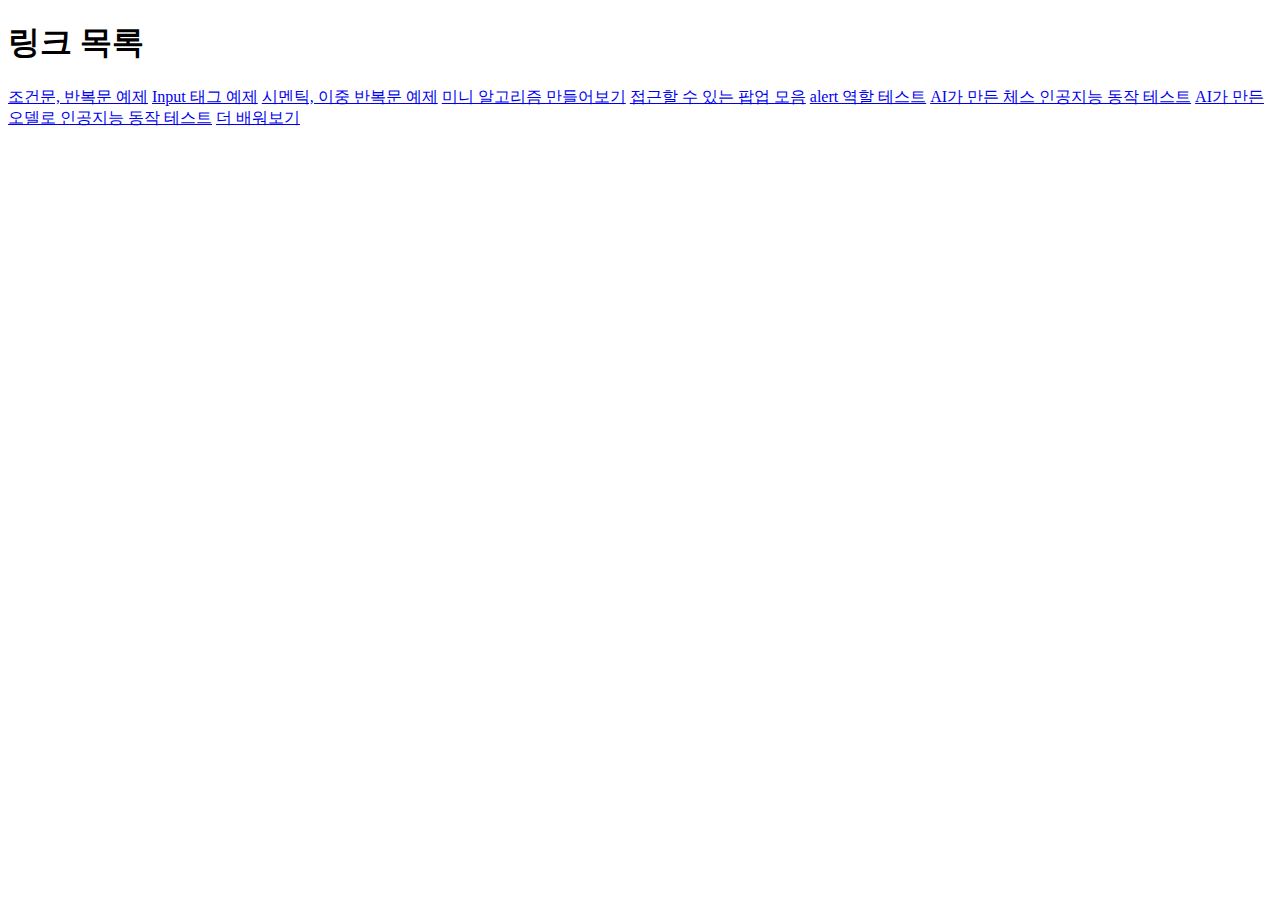
<file: index.html>
<!DOCTYPE html>
<html lang="ko">
<head>
    <meta charset="UTF-8">
    <meta http-equiv="X-UA-Compatible" content="IE=edge">
    <meta name="viewport" content="width=device-width, initial-scale=1.0">
    <title>ajackpot의 테스트 코드 모음</title>
</head>
<body>
    <h1>링크 목록</h1>
    <a href="./js1.html">조건문, 반복문 예제</a>
    <a href="html1.html">Input 태그 예제</a>
    <a href="html2.html">시멘틱, 이중 반복문 예제</a>
    <a href="js2.html">미니 알고리즘 만들어보기</a>
    <a href="./popup/popup.html">접근할 수 있는 팝업 모음</a>
    <a href="./alert.html">alert 역할 테스트</a>
    <a href="./chess-ai-web-final-pages-bundle/index.html">AI가 만든 체스 인공지능 동작 테스트</a>
    <a href="./othello-a11y-ai/index.html">AI가 만든 오델로 인공지능 동작 테스트</a>
    <a href="https://fruixs.github.io" target="_blank" title="새 탭에서 열립니다.">더 배워보기</a>
</body>
</html>
</file>
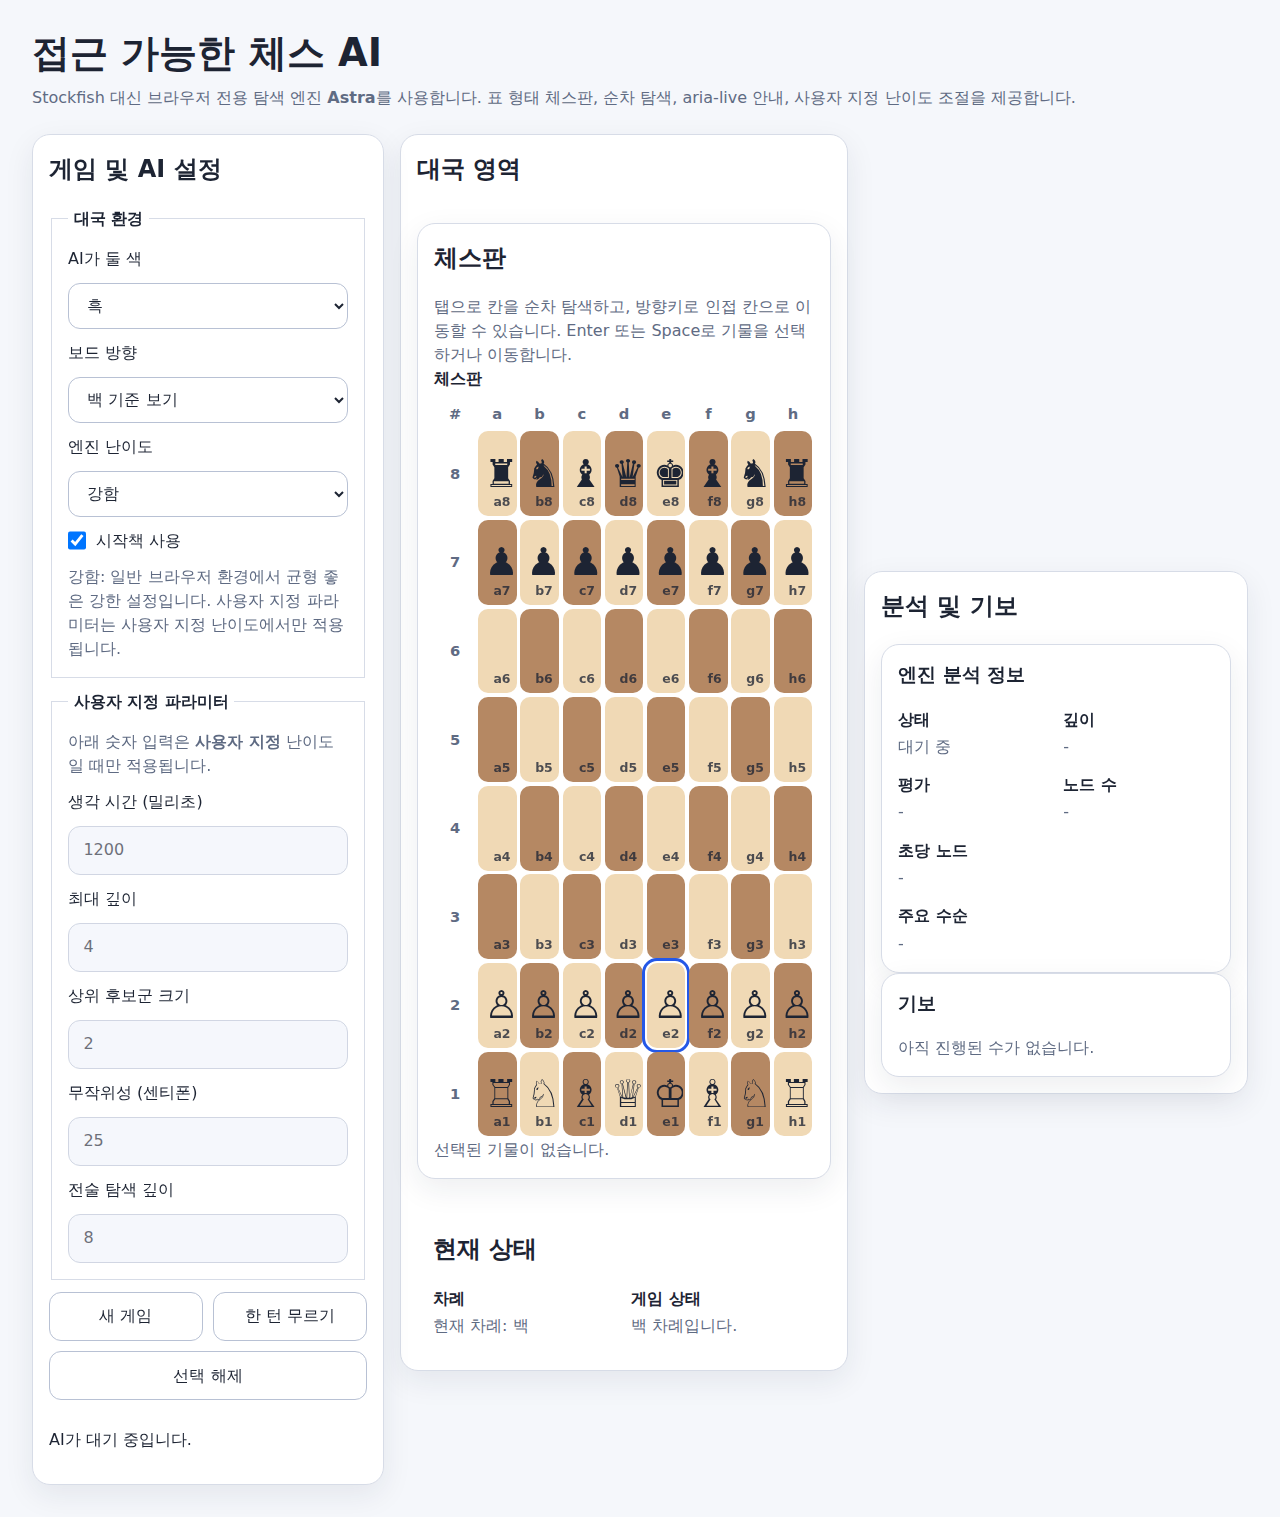
<file: chess-ai-web-final-pages-bundle/index.html>
<!DOCTYPE html>
<html lang="ko">
  <head>
    <meta charset="UTF-8" />
    <meta name="viewport" content="width=device-width, initial-scale=1.0" />
    <title>접근 가능한 체스 AI 웹 앱</title>
    <link rel="stylesheet" href="./src/styles.css" />
  </head>
  <body>
    <header class="app-header">
      <div>
        <h1>접근 가능한 체스 AI</h1>
        <p>
          Stockfish 대신 브라우저 전용 탐색 엔진 <strong>Astra</strong>를 사용합니다.
          표 형태 체스판, 순차 탐색, aria-live 안내, 사용자 지정 난이도 조절을 제공합니다.
        </p>
      </div>
    </header>

    <main class="app-shell">
      <section class="panel controls-panel" aria-labelledby="controls-heading">
        <h2 id="controls-heading">게임 및 AI 설정</h2>
        <form id="engine-form" class="stack-form">
          <fieldset>
            <legend>대국 환경</legend>

            <label for="engine-side">AI가 둘 색</label>
            <select id="engine-side" name="engine-side">
              <option value="black" selected>흑</option>
              <option value="white">백</option>
              <option value="both">양쪽 모두</option>
              <option value="none">안 함</option>
            </select>

            <label for="board-orientation">보드 방향</label>
            <select id="board-orientation" name="board-orientation">
              <option value="white" selected>백 기준 보기</option>
              <option value="black">흑 기준 보기</option>
            </select>

            <label for="engine-preset">엔진 난이도</label>
            <select id="engine-preset" name="engine-preset">
              <option value="beginner">입문</option>
              <option value="casual">보통</option>
              <option value="strong" selected>강함</option>
              <option value="expert">최상</option>
              <option value="custom">사용자 지정</option>
            </select>

            <label class="checkbox-row" for="use-opening-book">
              <input id="use-opening-book" name="use-opening-book" type="checkbox" checked />
              시작책 사용
            </label>

            <p id="preset-description" class="helper-text">
              강함: 일반 브라우저 환경에서 균형 좋은 강한 설정입니다. 사용자 지정 파라미터는 사용자 지정 난이도에서만 적용됩니다.
            </p>
          </fieldset>

          <fieldset>
            <legend>사용자 지정 파라미터</legend>
            <p class="helper-text">
              아래 숫자 입력은 <strong>사용자 지정</strong> 난이도일 때만 적용됩니다.
            </p>

            <label for="move-time-ms">생각 시간 (밀리초)</label>
            <input id="move-time-ms" name="move-time-ms" data-custom-only="true" type="number" min="100" max="10000" step="50" value="1200" disabled />

            <label for="max-depth">최대 깊이</label>
            <input id="max-depth" name="max-depth" data-custom-only="true" type="number" min="1" max="8" step="1" value="4" disabled />

            <label for="candidate-pool">상위 후보군 크기</label>
            <input id="candidate-pool" name="candidate-pool" data-custom-only="true" type="number" min="1" max="8" step="1" value="2" disabled />

            <label for="skill-noise">무작위성 (센티폰)</label>
            <input id="skill-noise" name="skill-noise" data-custom-only="true" type="number" min="0" max="300" step="5" value="25" disabled />

            <label for="quiescence-depth">전술 탐색 깊이</label>
            <input id="quiescence-depth" name="quiescence-depth" data-custom-only="true" type="number" min="2" max="14" step="1" value="8" disabled />
          </fieldset>

          <div class="action-buttons" aria-label="게임 동작 버튼 그룹">
            <button id="new-game-button" type="button">새 게임</button>
            <button id="undo-button" type="button">한 턴 무르기</button>
            <button id="clear-selection-button" type="button">선택 해제</button>
          </div>

          <p id="engine-thinking-status" role="status" aria-atomic="true">AI가 대기 중입니다.</p>
        </form>
      </section>

      <section class="panel board-panel" aria-labelledby="play-heading">
        <h2 id="play-heading">대국 영역</h2>
        <div id="board-container"></div>

        <section class="status-panel" aria-labelledby="status-heading">
          <h2 id="status-heading">현재 상태</h2>
          <dl class="status-grid">
            <div>
              <dt>차례</dt>
              <dd id="turn-status">현재 차례: 백</dd>
            </div>
            <div>
              <dt>게임 상태</dt>
              <dd id="game-status-text">백 차례입니다.</dd>
            </div>
          </dl>
        </section>
      </section>

      <aside class="panel info-panel" aria-labelledby="info-heading">
        <h2 id="info-heading">분석 및 기보</h2>

        <section id="engine-info-root" class="sub-panel" aria-labelledby="engine-info-heading">
          <h3 id="engine-info-heading">엔진 분석 정보</h3>
          <dl class="status-grid compact-grid">
            <div>
              <dt>상태</dt>
              <dd id="engine-status-text">대기 중</dd>
            </div>
            <div>
              <dt>깊이</dt>
              <dd id="engine-depth">-</dd>
            </div>
            <div>
              <dt>평가</dt>
              <dd id="engine-score">-</dd>
            </div>
            <div>
              <dt>노드 수</dt>
              <dd id="engine-nodes">-</dd>
            </div>
            <div>
              <dt>초당 노드</dt>
              <dd id="engine-nps">-</dd>
            </div>
            <div class="full-width">
              <dt>주요 수순</dt>
              <dd id="engine-pv">-</dd>
            </div>
          </dl>
        </section>

        <section class="sub-panel" aria-labelledby="move-history-heading">
          <h3 id="move-history-heading">기보</h3>
          <div id="move-history-root">
            <p class="empty-state">아직 진행된 수가 없습니다.</p>
          </div>
        </section>
      </aside>
    </main>

    <div id="live-region" class="visually-hidden" role="status" aria-atomic="true"></div>

    <dialog id="promotion-dialog" aria-labelledby="promotion-title" aria-describedby="promotion-description">
      <form method="dialog" class="promotion-form">
        <h2 id="promotion-title">승격 기물 선택</h2>
        <p id="promotion-description">승격할 기물을 선택하십시오.</p>

        <fieldset>
          <legend>승격할 기물</legend>
          <label for="promotion-q">
            <input id="promotion-q" type="radio" name="promotion-piece" value="q" checked />
            퀸
          </label>
          <label for="promotion-r">
            <input id="promotion-r" type="radio" name="promotion-piece" value="r" />
            룩
          </label>
          <label for="promotion-b">
            <input id="promotion-b" type="radio" name="promotion-piece" value="b" />
            비숍
          </label>
          <label for="promotion-n">
            <input id="promotion-n" type="radio" name="promotion-piece" value="n" />
            나이트
          </label>
        </fieldset>

        <div class="action-buttons" aria-label="승격 대화상자 버튼 그룹">
          <button id="promotion-confirm-button" type="submit">승격 적용</button>
          <button id="promotion-cancel-button" type="button">취소</button>
        </div>
      </form>
    </dialog>

    <script type="module" src="./src/main.js"></script>
  </body>
</html>
</file>
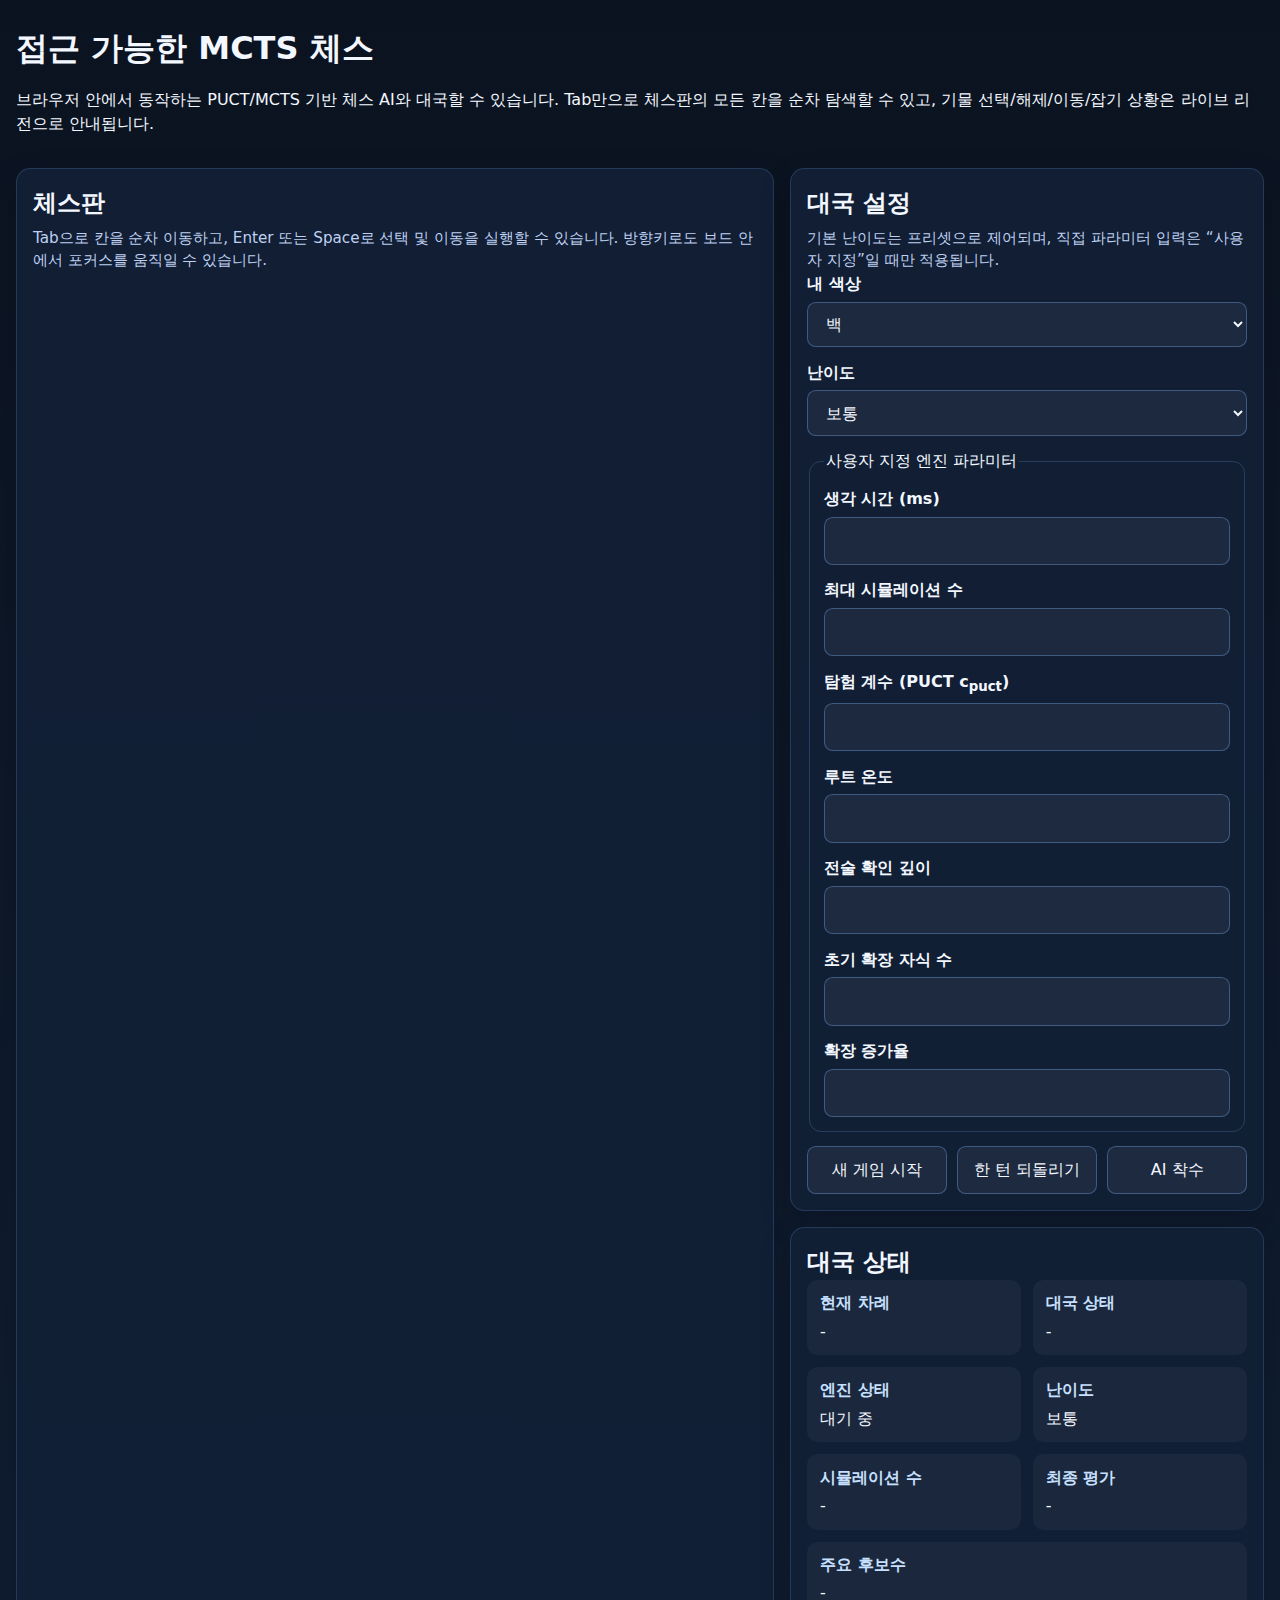
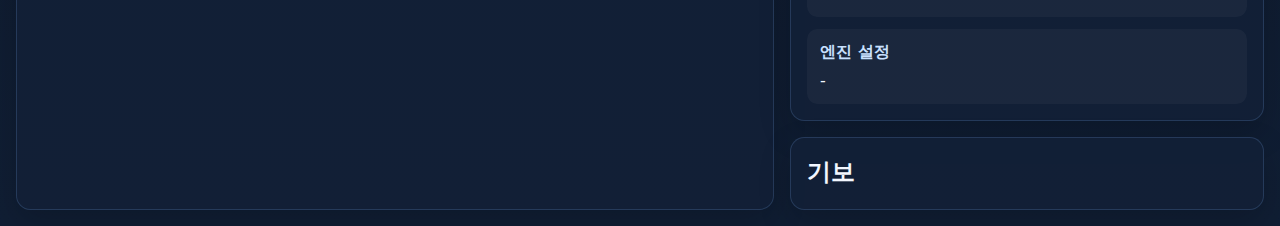
<file: chess-ai-web/index.html>
<!doctype html>
<html lang="ko">
  <head>
    <meta charset="UTF-8" />
    <meta name="viewport" content="width=device-width, initial-scale=1" />
    <title>접근 가능한 MCTS 체스</title>
    <link rel="stylesheet" href="./styles/app.css" />
  </head>
  <body>
    <a class="skip-link" href="#main-content">본문으로 바로가기</a>
    <header class="page-header">
      <div class="page-header__inner">
        <h1>접근 가능한 MCTS 체스</h1>
        <p>
          브라우저 안에서 동작하는 PUCT/MCTS 기반 체스 AI와 대국할 수 있습니다.
          Tab만으로 체스판의 모든 칸을 순차 탐색할 수 있고, 기물 선택/해제/이동/잡기
          상황은 라이브 리전으로 안내됩니다.
        </p>
      </div>
    </header>

    <main id="main-content" class="layout">
      <section class="board-panel" aria-labelledby="board-heading">
        <div class="section-header">
          <h2 id="board-heading">체스판</h2>
          <p id="board-help" class="section-help">
            Tab으로 칸을 순차 이동하고, Enter 또는 Space로 선택 및 이동을 실행할 수 있습니다.
            방향키로도 보드 안에서 포커스를 움직일 수 있습니다.
          </p>
        </div>
        <div id="board-container" class="board-container" aria-describedby="board-help"></div>
      </section>

      <aside class="sidebar">
        <section class="card" aria-labelledby="controls-heading">
          <div class="section-header">
            <h2 id="controls-heading">대국 설정</h2>
            <p class="section-help">기본 난이도는 프리셋으로 제어되며, 직접 파라미터 입력은 “사용자 지정”일 때만 적용됩니다.</p>
          </div>

          <form id="control-form" class="control-form">
            <div class="form-row">
              <label for="player-color">내 색상</label>
              <select id="player-color" name="playerColor" aria-label="내 색상">
                <option value="w">백</option>
                <option value="b">흑</option>
              </select>
            </div>

            <div class="form-row">
              <label for="difficulty">난이도</label>
              <select id="difficulty" name="difficulty" aria-label="엔진 난이도">
                <option value="beginner">입문</option>
                <option value="normal" selected>보통</option>
                <option value="strong">강함</option>
                <option value="veryStrong">매우 강함</option>
                <option value="custom">사용자 지정</option>
              </select>
            </div>

            <fieldset id="custom-fieldset" class="custom-fieldset">
              <legend>사용자 지정 엔진 파라미터</legend>

              <div class="form-row">
                <label for="time-budget-ms">생각 시간 (ms)</label>
                <input id="time-budget-ms" name="timeBudgetMs" type="number" min="50" max="10000" step="10" />
              </div>

              <div class="form-row">
                <label for="max-simulations">최대 시뮬레이션 수</label>
                <input id="max-simulations" name="maxSimulations" type="number" min="20" max="20000" step="10" />
              </div>

              <div class="form-row">
                <label for="cpuct">탐험 계수 (PUCT c<sub>puct</sub>)</label>
                <input id="cpuct" name="cpuct" type="number" min="0.2" max="4" step="0.05" />
              </div>

              <div class="form-row">
                <label for="root-temperature">루트 온도</label>
                <input id="root-temperature" name="rootTemperature" type="number" min="0" max="2" step="0.05" />
              </div>

              <div class="form-row">
                <label for="tactical-depth">전술 확인 깊이</label>
                <input id="tactical-depth" name="tacticalDepth" type="number" min="0" max="3" step="1" />
              </div>

              <div class="form-row">
                <label for="widening-base">초기 확장 자식 수</label>
                <input id="widening-base" name="wideningBase" type="number" min="1" max="32" step="1" />
              </div>

              <div class="form-row">
                <label for="widening-scale">확장 증가율</label>
                <input id="widening-scale" name="wideningScale" type="number" min="0" max="10" step="0.1" />
              </div>
            </fieldset>

            <div class="action-row">
              <button id="new-game-button" type="button">새 게임 시작</button>
              <button id="undo-button" type="button">한 턴 되돌리기</button>
              <button id="force-ai-button" type="button">AI 착수</button>
            </div>
          </form>
        </section>

        <section class="card" aria-labelledby="promotion-heading" id="promotion-section" hidden>
          <div class="section-header">
            <h2 id="promotion-heading">프로모션 선택</h2>
            <p class="section-help" id="promotion-help">승진할 기물을 선택하십시오.</p>
          </div>
          <div class="promotion-buttons" role="group" aria-labelledby="promotion-heading" aria-describedby="promotion-help">
            <button type="button" data-promotion="q" aria-label="퀸으로 승진">퀸</button>
            <button type="button" data-promotion="r" aria-label="룩으로 승진">룩</button>
            <button type="button" data-promotion="b" aria-label="비숍으로 승진">비숍</button>
            <button type="button" data-promotion="n" aria-label="나이트로 승진">나이트</button>
          </div>
        </section>

        <section class="card" aria-labelledby="status-heading">
          <div class="section-header">
            <h2 id="status-heading">대국 상태</h2>
          </div>
          <dl class="status-grid">
            <div>
              <dt>현재 차례</dt>
              <dd id="turn-status">-</dd>
            </div>
            <div>
              <dt>대국 상태</dt>
              <dd id="game-status">-</dd>
            </div>
            <div>
              <dt>엔진 상태</dt>
              <dd id="engine-status">대기 중</dd>
            </div>
            <div>
              <dt>난이도</dt>
              <dd id="difficulty-status">보통</dd>
            </div>
            <div>
              <dt>시뮬레이션 수</dt>
              <dd id="engine-simulations">-</dd>
            </div>
            <div>
              <dt>최종 평가</dt>
              <dd id="engine-evaluation">-</dd>
            </div>
            <div class="status-grid__wide">
              <dt>주요 후보수</dt>
              <dd id="engine-candidates">-</dd>
            </div>
            <div class="status-grid__wide">
              <dt>엔진 설정</dt>
              <dd id="engine-config">-</dd>
            </div>
          </dl>
        </section>

        <section class="card" aria-labelledby="move-log-heading">
          <div class="section-header">
            <h2 id="move-log-heading">기보</h2>
          </div>
          <ol id="move-log" class="move-log"></ol>
        </section>
      </aside>
    </main>

    <div id="live-region" class="visually-hidden" role="status" aria-live="polite" aria-atomic="true"></div>

    <script type="module" src="./src/app.js"></script>
  </body>
</html>
</file>
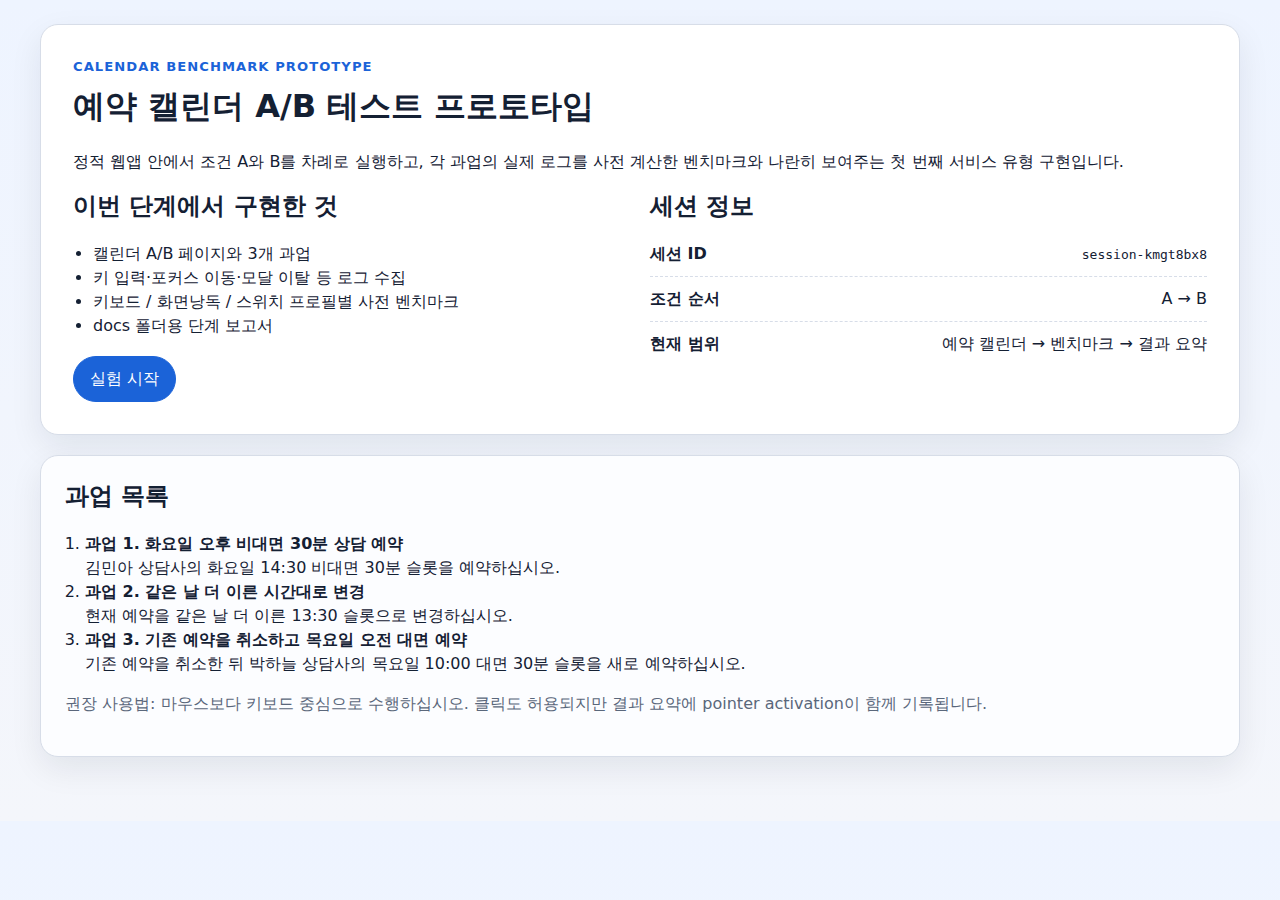
<file: keyboard-cost-lab/index.html>
<!doctype html>
<html lang="ko">
  <head>
    <meta charset="UTF-8" />
    <meta name="viewport" content="width=device-width, initial-scale=1.0" />
    <title>Keyboard Cost Lab · Calendar Prototype</title>
    <link rel="stylesheet" href="./styles.css" />
  </head>
  <body>
    <div id="app"></div>
    <script type="module" src="./app.js"></script>
  </body>
</html>
</file>
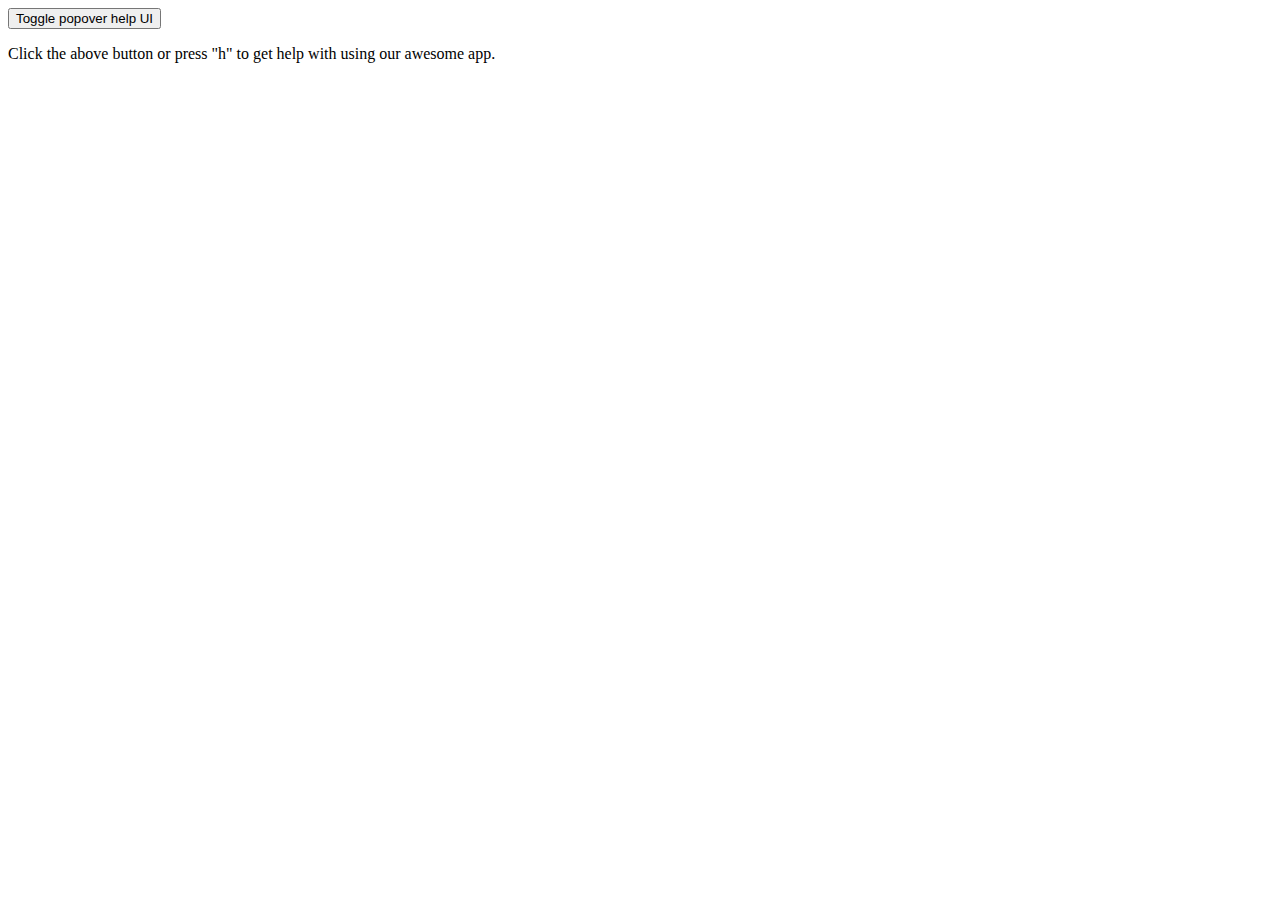
<file: popup/popup1/index.html>
<!DOCTYPE html>
<html lang="en"><head><meta http-equiv="Content-Type" content="text/html; charset=UTF-8">
    
    <meta name="viewport" content="width=device-width, initial-scale=1">
    <title>Toggle help UI example</title>
    <style>
      :popover-open {
        position: absolute;
        inset: unset;
        bottom: 5px;
        right: 5px;
      }

      @media all and (max-width: 600px) {
        :popover-open {
          left: 5px;
        }
      }
    </style>
    <script src="./index.js" defer=""></script>
  </head>
  <body>
    <button id="toggleBtn" popovertarget="" popovertargetaction="toggle">Toggle popover help UI</button>

    <p id="keyboard-help-para">Click the above button or press "h" to get help with using our awesome app.</p>

    <div id="mypopover" popover="auto">
      <h2>Help!</h2>

      <p>You can use the following commands to control the app</p>

      <ul>
        <li>Press <ins>C</ins> to order cheese</li>
        <li>Press <ins>T</ins> to order tofu</li>
        <li>Press <ins>B</ins> to order bacon</li>
        <hr>
        <li>Say "Service" to summon the robot waiter to take your order</li>
        <li>Say "Escape" to engage the ejector seat</li>
      </ul>
    </div>
  

</body></html>
</file>
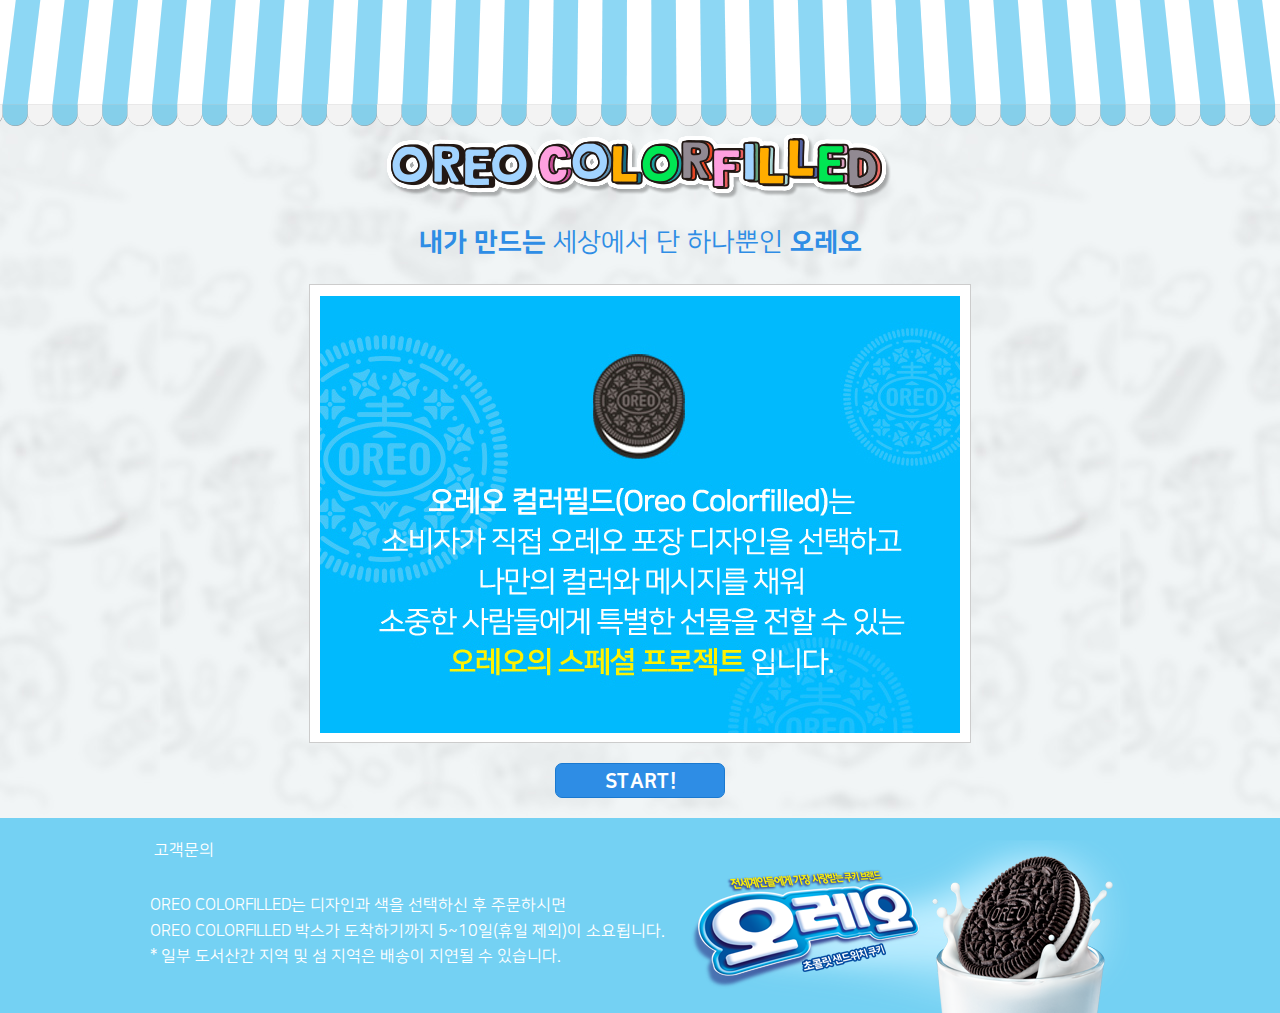
<file: popup/popup3/index.html>
<!DOCTYPE html>
<html lang="ko" class="main">
<head>
  <meta charset="UTF-8">
  <meta name="viewport" content="width=device-width, initial-scale=1.0">
  <meta http-equiv="X-UA-Compatible" content="ie=edge">
  <link rel="stylesheet" href="https://use.fontawesome.com/releases/v5.2.0/css/all.css" integrity="sha384-hWVjflwFxL6sNzntih27bfxkr27PmbbK/iSvJ+a4+0owXq79v+lsFkW54bOGbiDQ" crossorigin="anonymous">
  <link rel="stylesheet" href="css/oreo.css">
  <title>oreo colorfilled</title>
</head>
<body>
  <div class="header awning">
    <div class="inner">
      <h1 class="logo">
        <img src="images/oreo-colorfilled-logo.png" alt="oreo colorfilled">
      </h1>
    </div>
  </div>
  <div class="container">
    <div class="inner">
      <div class="content">
        <div class="step-container step1-container">
          <h2 class="subject">
            <strong>내가 만드는</strong> 세상에서 단 하나뿐인 <b>오레오</b>
          </h2>
          <div class="canvas-container">
            <div class="slider-container oreo-introduce" role="application">
              <h3 class="accessible-hidden">오레오 컬러필드란?</h3>
              <div class="slide-controller">
                <button type="button" class="btn btn-prev disable" aria-label="이전 슬라이드"><span>이전 슬라이드</span></button>
                <button type="button" class="btn btn-next" aria-label="다음 슬라이드"><span>다음 슬라이드</span></button>
              </div>
              <div class="slider-inner">
                <div class="slider-item" aria-hidden="false" tabindex="-1">
                  <img src="images/product-sample-01.jpg" alt="">
                  <p class="accessible-hidden">
                    오레오 컬러필드는 소비자가 직접 오레오 포장 디자인을 선택하고 나만의 컬러와 메세지를 채워
                    소중한 사람들에게 특별한 선물을 전할 수 있는 오레오의 스페셜 프로젝트입니다.
                  </p>
                </div>
              </div>
            </div>
          </div>
        </div>
      </div>
      <div class="page-controller">
        <div class="page-controls step1-controls" aria-hidden="false">
          <button type="button" class="btn-primary next-page">start!</button>
        </div>
      </div>
    </div>
  </div>
  <div class="footer">
    <div class="inner">
      <div class="util-menu">
        <a href="#voc-dialog" class="util-menu-item btn-voc">
          <span class="far fa-envelope" aria-hidden="true"></span> 고객문의
        </a>
      </div>
      <p class="delivery-notice">
        <span>oreo colorfilled는 디자인과 색을 선택하신 후 주문하시면</span>
        oreo colorfilled 박스가 도착하기까지 5~10일(휴일 제외)이 소요됩니다. <br>
        * 일부 도서산간 지역 및 섬 지역은 배송이 지연될 수 있습니다.
      </p>
    </div>
  </div>
  <div id="voc-dialog" class="layer-popup">
    <div class="dialog">
      <div class="dialog-header"></div>
      <div class="dialog-body">
        <form action="" name="voc-mail" id="voc-mail">
          <p class="subject">
            오레오 컬러필드 프로젝트에 <br role="none">
            관심 가져주셔서 감사합니다.
          </p>
          <p class="desc">
            오레오 컬러필드와 관련된 문의사항을 접수해 주시면 <br role="none">
            담당자가 1일 이내에 기재해 주신 메일로 회신드릴 예정입니다.
          </p>
          <table class="mail-form-table">
            <tbody>
              <tr>
                <th><label for="subject">제목</label></th>
                <td><input type="text" name="subject" id="subject"></td>
              </tr>
              <tr>
                <th><label for="email">회신 이메일</label></th>
                <td><input type="text" name="email" id="email"></td>
              </tr>
              <tr>
                <th><label for="inquiry">문의내용</label></th>
                <td><textarea name="inquiry" id="inquiry"></textarea></td>
              </tr>
            </tbody>
          </table>
          <button type="submit" class="btn btn-primary btn-submit">문의 접수하기</button>
          <button type="button" class="btn btn-primary btn-close">닫기</button>
        </form>
      </div>
    </div>
  </div>
  <script src="js/oreo.js"></script>
</body>
</html>
</file>
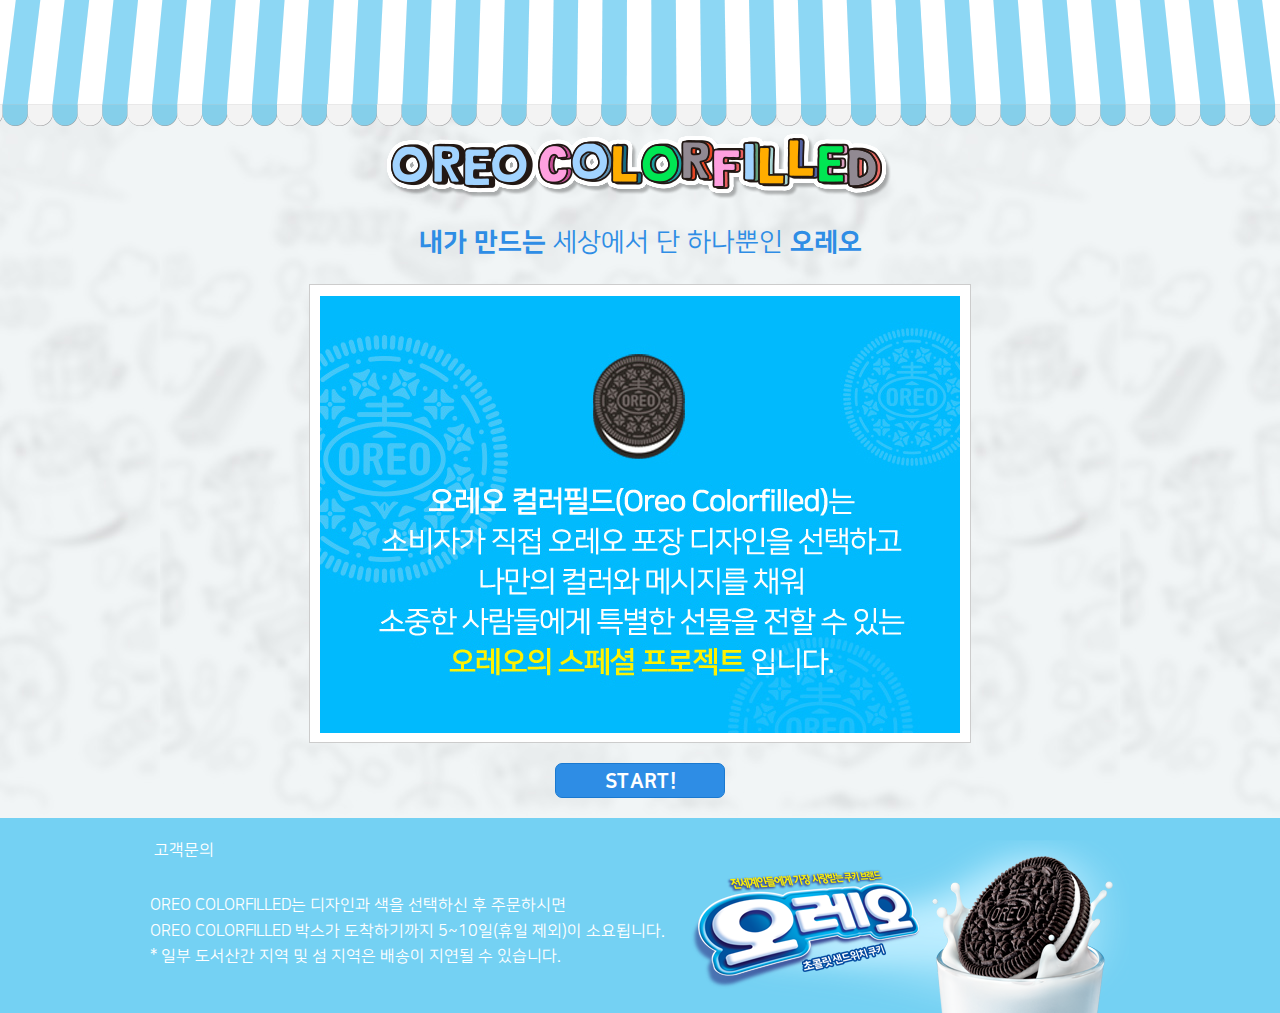
<file: popup/popup4/index.html>
<!DOCTYPE html>
<html lang="ko" class="main">
<head>
  <meta charset="UTF-8">
  <meta name="viewport" content="width=device-width, initial-scale=1.0">
  <meta http-equiv="X-UA-Compatible" content="ie=edge">
  <link rel="stylesheet" href="https://use.fontawesome.com/releases/v5.2.0/css/all.css" integrity="sha384-hWVjflwFxL6sNzntih27bfxkr27PmbbK/iSvJ+a4+0owXq79v+lsFkW54bOGbiDQ" crossorigin="anonymous">
  <link rel="stylesheet" href="css/oreo.css">
  <title>oreo colorfilled</title>
</head>
<body>
  <div class="header awning">
    <div class="inner">
      <h1 class="logo">
        <img src="images/oreo-colorfilled-logo.png" alt="oreo colorfilled">
      </h1>
    </div>
  </div>
  <div class="container">
    <div class="inner">
      <div class="content">
        <div class="step-container step1-container">
          <h2 class="subject">
            <strong>내가 만드는</strong> 세상에서 단 하나뿐인 <b>오레오</b>
          </h2>
          <div class="canvas-container">
            <div class="slider-container oreo-introduce" role="application">
              <h3 class="accessible-hidden">오레오 컬러필드란?</h3>
              <div class="slide-controller">
                <button type="button" class="btn btn-prev disable" aria-label="이전 슬라이드"><span>이전 슬라이드</span></button>
                <button type="button" class="btn btn-next" aria-label="다음 슬라이드"><span>다음 슬라이드</span></button>
              </div>
              <div class="slider-inner">
                <div class="slider-item" aria-hidden="false" tabindex="-1">
                  <img src="images/product-sample-01.jpg" alt="">
                  <p class="accessible-hidden">
                    오레오 컬러필드는 소비자가 직접 오레오 포장 디자인을 선택하고 나만의 컬러와 메세지를 채워
                    소중한 사람들에게 특별한 선물을 전할 수 있는 오레오의 스페셜 프로젝트입니다.
                  </p>
                </div>
              </div>
            </div>
          </div>
        </div>
      </div>
      <div class="page-controller">
        <div class="page-controls step1-controls" aria-hidden="false">
          <button type="button" class="btn-primary next-page">start!</button>
        </div>
      </div>
    </div>
  </div>
  <div class="footer">
    <div class="inner">
      <div class="util-menu">
        <a href="#voc-dialog" class="util-menu-item btn-voc" role="button" aria-haspopup="dialog">
          <span class="far fa-envelope" aria-hidden="true"></span> 고객문의
        </a>
      </div>
      <p class="delivery-notice">
        <span>oreo colorfilled는 디자인과 색을 선택하신 후 주문하시면</span>
        oreo colorfilled 박스가 도착하기까지 5~10일(휴일 제외)이 소요됩니다. <br>
        * 일부 도서산간 지역 및 섬 지역은 배송이 지연될 수 있습니다.
      </p>
    </div>
  </div>
  <div id="voc-dialog" class="layer-popup" hidden>
    <div class="dialog" role="dialog" aria-label="문의 메일 작성" aria-modal="true">
      <div class="dialog-header"></div>
      <div class="dialog-body">
        <form action="" name="voc-mail" id="voc-mail">
          <p class="subject">
            오레오 컬러필드 프로젝트에 <br role="none">
            관심 가져주셔서 감사합니다.
          </p>
          <p class="desc">
            오레오 컬러필드와 관련된 문의사항을 접수해 주시면 <br role="none">
            담당자가 1일 이내에 기재해 주신 메일로 회신드릴 예정입니다.
          </p>
          <table class="mail-form-table">
            <tbody>
              <tr>
                <th><label for="subject">제목</label></th>
                <td><input type="text" name="subject" id="subject"></td>
              </tr>
              <tr>
                <th><label for="email">회신 이메일</label></th>
                <td><input type="text" name="email" id="email"></td>
              </tr>
              <tr>
                <th><label for="inquiry">문의내용</label></th>
                <td><textarea name="inquiry" id="inquiry"></textarea></td>
              </tr>
            </tbody>
          </table>
          <button type="submit" class="btn btn-primary btn-submit">문의 접수하기</button>
          <button type="button" class="btn btn-primary btn-close">닫기</button>
        </form>
      </div>
    </div>
  </div>
  <script src="js/oreo.js"></script>
</body>
</html>
</file>
<file: chess-ai-web-final-pages-bundle/src/styles.css>
:root {
  color-scheme: light;
  --bg: #f5f7fb;
  --panel: #ffffff;
  --panel-border: #d7dce7;
  --text: #1d2433;
  --muted: #5f6b83;
  --accent: #2458e7;
  --accent-soft: #dce6ff;
  --square-light: #f0d9b5;
  --square-dark: #b58863;
  --square-selected: #0f8bff;
  --square-legal: rgba(30, 144, 255, 0.28);
  --shadow: 0 10px 30px rgba(20, 32, 60, 0.08);
  --radius: 18px;
}

* {
  box-sizing: border-box;
}

html,
body {
  margin: 0;
  padding: 0;
  background: var(--bg);
  color: var(--text);
  font-family: 'Noto Sans KR', 'Apple SD Gothic Neo', 'Malgun Gothic', system-ui, sans-serif;
  line-height: 1.5;
}

body {
  min-height: 100vh;
}

button,
input,
select {
  font: inherit;
}

button,
input,
select,
dialog {
  border-radius: 12px;
}

button,
input,
select {
  border: 1px solid #b8c1d4;
  background: #fff;
  color: var(--text);
  padding: 0.72rem 0.9rem;
}

button {
  cursor: pointer;
}

button:hover,
select:hover,
input:hover {
  border-color: #8da0d0;
}

button:focus-visible,
input:focus-visible,
select:focus-visible,
.square-button:focus-visible {
  outline: 3px solid var(--accent);
  outline-offset: 2px;
}

button[disabled],
input[disabled],
select[disabled] {
  cursor: not-allowed;
  opacity: 0.65;
  background: #f0f3fa;
}

.app-header {
  padding: 1.5rem clamp(1rem, 3vw, 2rem) 0.5rem;
}

.app-header h1 {
  margin: 0 0 0.25rem;
  font-size: clamp(1.8rem, 3vw, 2.4rem);
}

.app-header p {
  margin: 0;
  max-width: 70rem;
  color: var(--muted);
}

.app-shell {
  display: grid;
  grid-template-columns: minmax(17rem, 22rem) minmax(25rem, 1fr) minmax(18rem, 24rem);
  gap: 1rem;
  padding: 1rem clamp(1rem, 3vw, 2rem) 2rem;
  align-items: start;
}

.panel,
.sub-panel,
.board-region {
  background: var(--panel);
  border: 1px solid var(--panel-border);
  border-radius: var(--radius);
  box-shadow: var(--shadow);
}

.panel {
  padding: 1rem;
}

.panel > h2,
.sub-panel > h3,
.board-region > h2 {
  margin-top: 0;
}

.controls-panel,
.info-panel {
  position: sticky;
  top: 1rem;
}

.stack-form,
.stack-form fieldset {
  display: grid;
  gap: 0.75rem;
}

.stack-form fieldset {
  border: 1px solid var(--panel-border);
  padding: 1rem;
}

.stack-form legend {
  font-weight: 700;
  padding-inline: 0.35rem;
}

.checkbox-row {
  display: flex;
  align-items: center;
  gap: 0.6rem;
}

.checkbox-row input {
  width: 1.15rem;
  height: 1.15rem;
  margin: 0;
  padding: 0;
}

.helper-text,
.hint-text,
.selection-summary,
.empty-state {
  color: var(--muted);
  margin: 0;
}

.action-buttons {
  display: flex;
  flex-wrap: wrap;
  gap: 0.65rem;
}

.action-buttons button {
  flex: 1 1 9rem;
}

.board-panel {
  display: grid;
  gap: 1rem;
}

.board-region {
  padding: 1rem;
}

.chess-board {
  width: 100%;
  border-collapse: collapse;
  table-layout: fixed;
}

.chess-board caption {
  caption-side: top;
  text-align: left;
  font-weight: 700;
  padding-bottom: 0.5rem;
}

.board-axis {
  text-align: center;
  color: var(--muted);
  font-size: 0.92rem;
  padding: 0.25rem;
}

.board-cell {
  padding: 0.12rem;
}

.square-button {
  position: relative;
  display: grid;
  place-items: center;
  width: 100%;
  aspect-ratio: 1 / 1;
  min-height: clamp(3.2rem, 7vw, 5.3rem);
  padding: 0.25rem;
  border: 2px solid transparent;
  border-radius: 10px;
  overflow: hidden;
}

.square-light {
  background: var(--square-light);
}

.square-dark {
  background: var(--square-dark);
}

.square-symbol {
  font-size: clamp(1.6rem, 3vw, 2.4rem);
  line-height: 1;
}

.square-coordinate {
  position: absolute;
  right: 0.25rem;
  bottom: 0.15rem;
  font-size: 0.78rem;
  font-weight: 600;
  color: rgba(29, 36, 51, 0.78);
}

.square-piece-text {
  display: none;
}

.square-selected {
  border-color: var(--square-selected);
  box-shadow: inset 0 0 0 999px rgba(36, 88, 231, 0.15);
}

.square-legal {
  box-shadow: inset 0 0 0 999px var(--square-legal);
}

.square-legal::after {
  content: '';
  position: absolute;
  width: 0.65rem;
  height: 0.65rem;
  border-radius: 999px;
  background: rgba(29, 36, 51, 0.25);
}

.square-selected.square-legal::after {
  background: rgba(36, 88, 231, 0.65);
}

.status-panel,
.sub-panel {
  padding: 1rem;
}

.status-grid {
  display: grid;
  grid-template-columns: repeat(2, minmax(0, 1fr));
  gap: 0.9rem;
  margin: 0;
}

.status-grid.compact-grid {
  grid-template-columns: repeat(2, minmax(0, 1fr));
}

.status-grid .full-width {
  grid-column: 1 / -1;
}

.status-grid dt {
  font-weight: 700;
  margin-bottom: 0.2rem;
}

.status-grid dd {
  margin: 0;
  min-height: 1.4rem;
  color: var(--muted);
}

.move-history-table {
  width: 100%;
  border-collapse: collapse;
}

.move-history-table th,
.move-history-table td {
  border-bottom: 1px solid #e4e8f1;
  padding: 0.45rem 0.35rem;
  text-align: left;
}

.move-history-table th {
  font-weight: 700;
}

.promotion-form {
  display: grid;
  gap: 1rem;
  min-width: min(32rem, 92vw);
}

.promotion-form fieldset {
  border: 1px solid var(--panel-border);
  padding: 1rem;
  display: grid;
  gap: 0.65rem;
}

.promotion-form label {
  display: flex;
  align-items: center;
  gap: 0.65rem;
}

.promotion-form input[type='radio'] {
  margin: 0;
}

dialog {
  border: 1px solid var(--panel-border);
  box-shadow: var(--shadow);
  padding: 1.2rem;
}

dialog::backdrop {
  background: rgba(14, 19, 34, 0.42);
}

.visually-hidden {
  position: absolute;
  width: 1px;
  height: 1px;
  padding: 0;
  margin: -1px;
  overflow: hidden;
  clip: rect(0, 0, 0, 0);
  white-space: nowrap;
  border: 0;
}

@media (max-width: 1180px) {
  .app-shell {
    grid-template-columns: 1fr;
  }

  .controls-panel,
  .info-panel {
    position: static;
  }
}

@media (max-width: 720px) {
  .status-grid,
  .status-grid.compact-grid {
    grid-template-columns: 1fr;
  }

  .action-buttons button {
    flex-basis: 100%;
  }
}
</file>
<file: chess-ai-web/styles/app.css>
/* Basic page */
:root {
  --bg: #0b1320;
  --panel: #122037;
  --panel-alt: #172845;
  --text: #f3f7ff;
  --muted: #bfd0f1;
  --border: #44608c;
  --accent: #80b7ff;
  --accent-strong: #c8e0ff;
  --focus: #ffcc00;
  --board-light: #eaeff7;
  --board-dark: #b2c4dd;
  --board-selected: #f8d35e;
  --board-target: #8ff5b2;
  --board-last: #ffb6a0;
}

* {
  box-sizing: border-box;
}

html,
body {
  margin: 0;
  min-height: 100%;
  font-family: system-ui, -apple-system, BlinkMacSystemFont, "Segoe UI", sans-serif;
  background: linear-gradient(180deg, #0b1320, #101e34);
  color: var(--text);
}

body {
  line-height: 1.5;
}

.skip-link {
  position: absolute;
  left: 1rem;
  top: -4rem;
  z-index: 100;
  background: #fff;
  color: #000;
  padding: 0.75rem 1rem;
  border-radius: 0.5rem;
}

.skip-link:focus {
  top: 1rem;
}

.page-header {
  padding: 1.5rem 1rem 0;
}

.page-header__inner {
  max-width: 90rem;
  margin: 0 auto;
}

.page-header h1 {
  margin: 0 0 0.5rem;
}

.layout {
  max-width: 90rem;
  margin: 0 auto;
  padding: 1rem;
  display: grid;
  grid-template-columns: minmax(19rem, 1.6fr) minmax(20rem, 1fr);
  gap: 1rem;
}

.board-panel,
.card {
  background: rgba(18, 32, 55, 0.88);
  border: 1px solid rgba(128, 183, 255, 0.18);
  border-radius: 0.9rem;
  box-shadow: 0 0.75rem 2rem rgba(0, 0, 0, 0.18);
}

.board-panel {
  padding: 1rem;
}

.card {
  padding: 1rem;
}

.sidebar {
  display: grid;
  gap: 1rem;
  align-content: start;
}

.section-header h2 {
  margin: 0;
}

.section-help {
  margin: 0.35rem 0 0;
  color: var(--muted);
  font-size: 0.95rem;
}

.board-container {
  margin-top: 1rem;
  overflow-x: auto;
}

.board-table {
  width: min(100%, 48rem);
  border-collapse: collapse;
  table-layout: fixed;
  margin: 0 auto;
}

.board-table caption {
  margin-bottom: 0.75rem;
  font-weight: 700;
  text-align: left;
}

.board-table th,
.board-table td {
  border: 1px solid rgba(68, 96, 140, 0.45);
  text-align: center;
  padding: 0;
}

.board-table th {
  background: rgba(255, 255, 255, 0.06);
  color: var(--accent-strong);
  font-weight: 600;
  padding: 0.4rem;
}

.square {
  display: grid;
  width: 100%;
  min-height: 4.6rem;
  border: none;
  background: transparent;
  cursor: pointer;
  position: relative;
  padding: 0.2rem;
  align-content: stretch;
}

.square--light {
  background: var(--board-light);
  color: #09111d;
}

.square--dark {
  background: var(--board-dark);
  color: #09111d;
}

.square--selected {
  background: var(--board-selected);
}

.square--target {
  outline: 3px solid rgba(26, 145, 73, 0.7);
  outline-offset: -3px;
}

.square--last {
  box-shadow: inset 0 0 0 4px rgba(255, 120, 60, 0.42);
}

.square:hover {
  filter: brightness(1.02);
}

.square:focus-visible {
  outline: 4px solid var(--focus);
  outline-offset: -4px;
  z-index: 2;
}

.square__coordinate {
  position: absolute;
  inset: auto 0.25rem 0.15rem auto;
  font-size: 0.7rem;
  font-weight: 700;
}

.square__symbol {
  font-size: 2rem;
  line-height: 1;
  align-self: center;
  justify-self: center;
}

.square__hint {
  min-height: 1rem;
  font-size: 0.68rem;
  font-weight: 600;
  align-self: end;
  justify-self: center;
}

.square__hint:empty {
  min-height: 0;
}

.control-form,
.custom-fieldset {
  display: grid;
  gap: 0.85rem;
}

.custom-fieldset {
  border: 1px solid rgba(128, 183, 255, 0.2);
  border-radius: 0.75rem;
  padding: 0.85rem;
}

.form-row {
  display: grid;
  gap: 0.35rem;
}

.form-row label {
  font-weight: 600;
}

.form-row input,
.form-row select,
.action-row button,
.promotion-buttons button {
  width: 100%;
  border-radius: 0.55rem;
  border: 1px solid rgba(128, 183, 255, 0.35);
  background: rgba(255, 255, 255, 0.05);
  color: var(--text);
  padding: 0.7rem 0.85rem;
  font: inherit;
}

.form-row input:disabled {
  opacity: 0.55;
  cursor: not-allowed;
}

.action-row {
  display: grid;
  grid-template-columns: repeat(3, minmax(0, 1fr));
  gap: 0.65rem;
}

.action-row button,
.promotion-buttons button {
  cursor: pointer;
}

.action-row button:hover,
.promotion-buttons button:hover {
  filter: brightness(1.06);
}

.action-row button:focus-visible,
.promotion-buttons button:focus-visible,
.form-row input:focus-visible,
.form-row select:focus-visible {
  outline: 3px solid var(--focus);
  outline-offset: 2px;
}

.promotion-buttons {
  display: grid;
  grid-template-columns: repeat(4, minmax(0, 1fr));
  gap: 0.65rem;
  margin-top: 0.85rem;
}

.status-grid {
  display: grid;
  grid-template-columns: repeat(2, minmax(0, 1fr));
  gap: 0.75rem;
  margin: 0;
}

.status-grid div {
  background: rgba(255, 255, 255, 0.04);
  border-radius: 0.65rem;
  padding: 0.7rem 0.8rem;
}

.status-grid dt {
  font-weight: 700;
  color: var(--accent-strong);
}

.status-grid dd {
  margin: 0.3rem 0 0;
}

.status-grid__wide {
  grid-column: 1 / -1;
}

.move-log {
  margin: 0.2rem 0 0;
  padding-left: 1.4rem;
}

.move-log li + li {
  margin-top: 0.35rem;
}

.visually-hidden {
  position: absolute !important;
  width: 1px;
  height: 1px;
  padding: 0;
  margin: -1px;
  clip: rect(0, 0, 0, 0);
  border: 0;
  overflow: hidden;
  white-space: nowrap;
}

@media (max-width: 72rem) {
  .layout {
    grid-template-columns: 1fr;
  }

  .board-table {
    width: 100%;
  }
}

@media (max-width: 38rem) {
  .action-row {
    grid-template-columns: 1fr;
  }

  .promotion-buttons {
    grid-template-columns: repeat(2, minmax(0, 1fr));
  }

  .status-grid {
    grid-template-columns: 1fr;
  }

  .square {
    min-height: 3.7rem;
  }

  .square__symbol {
    font-size: 1.6rem;
  }
}
</file>
<file: keyboard-cost-lab/styles.css>
:root {
  --bg: #f4f6fb;
  --card: #ffffff;
  --text: #142033;
  --muted: #5a677b;
  --border: #d7dde8;
  --primary: #1b63d8;
  --primary-soft: #dbe8ff;
  --warning: #8b5c00;
  --warning-soft: #fff3cd;
  --danger: #b42318;
  --shadow: 0 12px 32px rgba(17, 24, 39, 0.08);
  --radius: 18px;
}

* {
  box-sizing: border-box;
}

html {
  scroll-behavior: smooth;
}

body {
  margin: 0;
  font-family: ui-sans-serif, system-ui, -apple-system, BlinkMacSystemFont, 'Segoe UI', sans-serif;
  color: var(--text);
  background: linear-gradient(180deg, #eef4ff 0%, var(--bg) 100%);
}

button,
select,
input,
a {
  font: inherit;
}

button,
select,
input,
a,
[tabindex] {
  outline-offset: 3px;
}

button:focus-visible,
select:focus-visible,
input:focus-visible,
a:focus-visible,
[tabindex]:focus-visible,
summary:focus-visible {
  outline: 3px solid var(--primary);
}

#page-title,
#service-heading,
#task-heading,
#review-heading,
#condition-review-heading,
#final-summary-heading,
#results-heading,
#booking-summary {
  scroll-margin-top: 24px;
}

.page-shell {
  width: min(1200px, calc(100vw - 32px));
  margin: 24px auto 64px;
}

.card {
  background: var(--card);
  border: 1px solid var(--border);
  border-radius: var(--radius);
  box-shadow: var(--shadow);
  padding: 24px;
  margin-bottom: 20px;
}

.hero {
  padding: 32px;
}

.hero-grid,
.review-grid,
.comparison-grid,
.task-layout {
  display: grid;
  gap: 20px;
}

.hero-grid {
  grid-template-columns: repeat(auto-fit, minmax(280px, 1fr));
}


.service-grid {
  display: grid;
  grid-template-columns: repeat(auto-fit, minmax(280px, 1fr));
  gap: 20px;
  margin-bottom: 20px;
}

.service-card {
  display: flex;
  flex-direction: column;
  gap: 12px;
}

.service-card-header {
  display: flex;
  justify-content: space-between;
  gap: 12px;
  align-items: flex-start;
}

.service-card-pending {
  background: #fcfdff;
}

.glossary-card summary {
  cursor: pointer;
  font-weight: 700;
}

.glossary-card[open] summary {
  margin-bottom: 12px;
}

.glossary-list {
  margin: 0;
  display: grid;
  gap: 12px;
}

.glossary-list div {
  border-top: 1px dashed var(--border);
  padding-top: 12px;
}

.glossary-list div:first-child {
  border-top: none;
  padding-top: 0;
}

.glossary-list dt {
  font-weight: 700;
  margin-bottom: 4px;
}

.glossary-list dd {
  margin: 0;
  color: var(--muted);
}

.review-grid,
.comparison-grid {
  grid-template-columns: repeat(auto-fit, minmax(280px, 1fr));
}

.task-layout {
  grid-template-columns: minmax(280px, 340px) minmax(0, 1fr);
  align-items: start;
}

.task-aside {
  position: sticky;
  top: 20px;
}

.task-main {
  min-width: 0;
}

.eyebrow {
  margin: 0 0 8px;
  font-size: 0.82rem;
  letter-spacing: 0.08em;
  text-transform: uppercase;
  color: var(--primary);
  font-weight: 700;
}

h1,
h2,
h3 {
  margin-top: 0;
}

p,
li,
dd,
dt,
span,
strong,
a,
button,
select {
  line-height: 1.5;
}

.muted,
.keyboard-tip {
  color: var(--muted);
}

.goal {
  font-size: 1.04rem;
  font-weight: 600;
}

.button-row {
  display: flex;
  flex-wrap: wrap;
  gap: 12px;
  align-items: center;
}

.compact-row {
  gap: 8px;
}

.button {
  border-radius: 999px;
  border: 1px solid var(--border);
  background: #fff;
  color: var(--text);
  padding: 10px 16px;
  cursor: pointer;
  text-decoration: none;
  display: inline-flex;
  align-items: center;
  justify-content: center;
}

.button:hover {
  border-color: var(--primary);
}

.button:disabled {
  opacity: 0.6;
  cursor: wait;
}

.button-primary {
  background: var(--primary);
  border-color: var(--primary);
  color: #fff;
}

.button-secondary {
  background: var(--primary-soft);
  border-color: #bfd4ff;
}

.button-ghost {
  background: transparent;
}

.inline-link,
.nav-link {
  color: var(--primary);
  text-decoration: none;
}

.inline-link:hover,
.nav-link:hover {
  text-decoration: underline;
}

.skip-link {
  position: absolute;
  left: -999px;
  top: auto;
  width: 1px;
  height: 1px;
  overflow: hidden;
}

.skip-link:focus {
  left: 20px;
  top: 16px;
  width: auto;
  height: auto;
  z-index: 1000;
  background: var(--primary);
  color: white;
  padding: 12px 16px;
  border-radius: 12px;
}

.pill-group {
  display: flex;
  flex-wrap: wrap;
  gap: 8px;
}

.pill {
  display: inline-flex;
  align-items: center;
  border-radius: 999px;
  background: #eef2ff;
  color: var(--text);
  padding: 6px 12px;
  font-size: 0.9rem;
  font-weight: 600;
}

.pill-warning {
  background: var(--warning-soft);
  color: var(--warning);
}

.status-box {
  border: 1px solid #c7dafd;
  background: #f5f9ff;
  border-radius: 14px;
  padding: 12px 14px;
  margin: 16px 0;
}

.meta-list {
  margin: 0;
  display: grid;
  gap: 10px;
}

.meta-list.compact {
  gap: 8px;
}

.meta-list div {
  display: flex;
  justify-content: space-between;
  gap: 12px;
  border-top: 1px dashed var(--border);
  padding-top: 10px;
}

.meta-list div:first-child {
  border-top: none;
  padding-top: 0;
}

.meta-list dt {
  font-weight: 600;
}

.meta-list dd {
  margin: 0;
  text-align: right;
}

.sim-header {
  border-radius: 16px;
  padding: 16px 18px;
  margin-bottom: 16px;
}

.sim-header nav {
  display: flex;
  flex-wrap: wrap;
  gap: 12px 16px;
}

.sim-header-a {
  background: #ffffff;
  border: 1px dashed #d2d9e3;
}

.sim-header-b {
  background: #eef4ff;
  border: 1px solid #cfe0ff;
}

.filters-header,
.results-header,
.toolbar-card {
  display: flex;
  justify-content: space-between;
  gap: 16px;
  align-items: flex-start;
}

.filters-grid {
  display: grid;
  grid-template-columns: repeat(auto-fit, minmax(180px, 1fr));
  gap: 16px;
  margin: 16px 0 18px;
}

label span {
  display: block;
  margin-bottom: 6px;
  font-weight: 600;
}

select,
input {
  width: 100%;
  padding: 10px 12px;
  border-radius: 12px;
  border: 1px solid var(--border);
  background: #fff;
}

.slot-list {
  list-style: none;
  margin: 0;
  padding: 0;
  display: grid;
  gap: 12px;
}

.slot-row {
  display: grid;
  grid-template-columns: minmax(0, 1fr) auto;
  gap: 16px;
  align-items: center;
  padding: 16px;
  border-radius: 16px;
  border: 1px solid var(--border);
  background: #fafcff;
}

.slot-row-unavailable {
  background: #fffaf1;
}

.slot-grid {
  display: grid;
  gap: 12px;
}

.slot-grid-row {
  display: grid;
  grid-template-columns: repeat(4, minmax(0, 1fr));
  gap: 12px;
}

.slot-grid-cell {
  min-height: 132px;
}

.slot-grid-cell-empty {
  border-radius: 16px;
  border: 1px dashed #dfe5f0;
  background: #f8fafc;
}

.slot-grid-button {
  width: 100%;
  min-height: 132px;
  border-radius: 18px;
  border: 1px solid var(--border);
  background: white;
  padding: 14px;
  text-align: left;
  display: flex;
  flex-direction: column;
  gap: 6px;
  cursor: pointer;
}

.slot-grid-button:hover,
.slot-grid-button:focus-visible,
.slot-grid-button-active {
  border-color: var(--primary);
  box-shadow: 0 0 0 3px rgba(27, 99, 216, 0.16);
}

.slot-day,
.slot-provider,
.slot-mode {
  color: var(--muted);
  font-size: 0.92rem;
}

.unavailable-card {
  margin-top: 16px;
  padding-top: 16px;
  border-top: 1px dashed var(--border);
}

.chip-list {
  list-style: none;
  padding: 0;
  margin: 0;
  display: flex;
  flex-wrap: wrap;
  gap: 8px;
}

.chip-list li {
  padding: 8px 12px;
  border-radius: 999px;
  background: #f5f7fb;
  border: 1px solid var(--border);
}

.booking-card-emphasized {
  border-color: #bfd4ff;
  background: #f5f9ff;
}

.modal-backdrop {
  position: fixed;
  inset: 0;
  background: rgba(15, 23, 42, 0.5);
  display: flex;
  align-items: center;
  justify-content: center;
  padding: 24px;
  z-index: 50;
}

.modal-card {
  width: min(560px, 100%);
  background: white;
  border-radius: 22px;
  border: 1px solid #d9e2f2;
  box-shadow: 0 24px 54px rgba(15, 23, 42, 0.26);
  padding: 24px;
}

.summary-table {
  width: 100%;
  border-collapse: collapse;
}

.summary-table th,
.summary-table td {
  padding: 10px 12px;
  border-bottom: 1px solid var(--border);
  text-align: left;
  vertical-align: top;
}

.summary-table thead th {
  background: #f7faff;
}

.toolbar-card {
  align-items: end;
}

.review-hero,
.top-summary {
  display: flex;
  justify-content: space-between;
  gap: 24px;
  align-items: flex-start;
}

.muted-card {
  background: #fcfdff;
}

.hint-card ul,
.instruction-card ol,
.card ul,
.card ol {
  padding-left: 20px;
}

.final-condition-card {
  min-height: 220px;
}

@media (max-width: 960px) {
  .task-layout {
    grid-template-columns: 1fr;
  }

  .task-aside {
    position: static;
  }
}

@media (max-width: 720px) {
  .page-shell {
    width: min(100vw - 24px, 100%);
    margin: 16px auto 48px;
  }

  .card {
    padding: 18px;
  }

  .review-hero,
  .top-summary,
  .filters-header,
  .results-header,
  .toolbar-card {
    flex-direction: column;
  }

  .slot-row {
    grid-template-columns: 1fr;
  }

  .slot-grid-row {
    grid-template-columns: repeat(2, minmax(0, 1fr));
  }
}
</file>
<file: popup/popup3/css/oreo.css>
@font-face {
  font-family: "NanumSquare";
  src: url("../libs/fonts/NanumSquareL.eot");
  src: url("../libs/fonts/NanumSquareL.eot?#iefix") format("embedded-opentype"),
      url("../libs/fonts/NanumSquareL.woff2") format("woff2"),
      url("../libs/fonts/NanumSquareL.woff") format("woff"),
      url("../libs/fonts/NanumSquareL.ttf") format("truetype");
  font-weight: 200
}

@font-face {
  font-family: "NanumSquare";
  src: url("../libs/fonts/NanumSquareR.eot");
  src: url("../libs/fonts/NanumSquareR.eot?#iefix") format("embedded-opentype"),
      url("../libs/fonts/NanumSquareR.woff2") format("woff2"),
      url("../libs/fonts/NanumSquareR.woff") format("woff"),
      url("../libs/fonts/NanumSquareR.ttf") format("truetype");
  font-weight: 400
}

@font-face {
  font-family: "NanumSquare";
  src: url("../libs/fonts/NanumSquareB.eot");
  src: url("../libs/fonts/NanumSquareB.eot?#iefix") format("embedded-opentype"),
      url("../libs/fonts/NanumSquareB.woff2") format("woff2"),
      url("../libs/fonts/NanumSquareB.woff") format("woff"),
      url("../libs/fonts/NanumSquareB.ttf") format("truetype");
  font-weight: 600
}

@font-face {
  font-family: "NanumSquare";
  src: url("../libs/fonts/NanumSquareEB.eot");
  src: url("../libs/fonts/NanumSquareEB.eot?#iefix") format("embedded-opentype"),
      url("../libs/fonts/NanumSquareEB.woff2") format("woff2"),
      url("../libs/fonts/NanumSquareEB.woff") format("woff"),
      url("../libs/fonts/NanumSquareEB.ttf") format("truetype");
  font-weight: 800
}

html,body,div,span,applet,object,iframe,h1,h2,h3,h4,h5,h6,p,blockquote,pre,a,abbr,acronym,address,big,cite,code,del,dfn,em,img,ins,kbd,q,s,samp,small,strike,strong,sub,sup,tt,var,b,u,i,center,dl,dt,dd,ol,ul,li,fieldset,form,label,legend,table,caption,tbody,tfoot,thead,tr,th,td,article,aside,canvas,details,embed,figure,figcaption,footer,header,hgroup,menu,nav,output,ruby,section,summary,time,mark,audio,video {
  margin: 0;
  padding: 0;
  border: 0;
  vertical-align: baseline
}

article,aside,details,figcaption,figure,footer,header,hgroup,menu,nav,section {
  display: block
}

table {
  table-layout: fixed;
  border-spacing: 0;
  border-collapse: collapse
}

input,textarea,button,select {
  font: inherit;
  color: inherit
}

html,body {
  height: 100%
}

body {
  display: table;
  width: 100%;
  height: 100%
}

body {
  background-color: transparent;
  background-image: url("../images/pattern-oreo.jpg");
  background-repeat: repeat;
  background-position: center top
}

body {
  font: 16px/1.6 "NanumSquare",sans-serif;
  color: #212121
}

a {
  color: inherit;
  text-decoration: none
}

.awning {
  background: transparent url("../images/bg-awning.png") repeat-x center 0
}

.btn,
.btn-primary {
  overflow: hidden;
  -webkit-box-sizing: border-box;
  box-sizing: border-box;
  background-color: transparent;
  display: inline-block;
  border: 0;
  padding: 0;
  text-align: center;
  cursor: pointer
}

.accessible-hidden,
.slider-container .btn-prev>span,
.slider-container .btn-next>span {
  clip: rect(1px, 1px, 1px, 1px);
  overflow: hidden;
  margin: 0;
  padding: 0;
  border: 0;
  width: 1px;
  height: 1px
}

.header,.footer {
  display: table-row;
  width: 100%;
  height: 1px
}

.container {
  display: table-row;
  width: 100%;
  height: 100%
}

.inner {
  margin: 0 auto;
  width: 980px
}

.page-controller {
  margin-bottom: 20px;
  text-align: center
}

.footer {
  background-color: #74d1f3
}

.footer .inner {
  background-image: url("../images/foot-logo.png");
  background-repeat: no-repeat;
  background-position: right bottom;
  background-color: #74d1f3;
  height: 175px
}

.awning .inner {
  height: 132px
}

.logo {
  display: block;
  margin: 0 auto;
  width: 510px;
  -webkit-transform: translate(0, 132px);
  -ms-transform: translate(0, 132px);
  transform: translate(0, 132px)
}

.canvas-container {
  background-color: #fff;
  margin: 20px auto;
  padding: 10px;
  border: 1px solid #ccc;
  width: 640px;
  height: 437px
}

.slider-container {
  position: relative;
  overflow: hidden
}

.slider-container .slider-inner {
  width: 1000%;
  -webkit-transition: all .7s;
  -o-transition: all .7s;
  transition: all .7s
}

.slider-container .slider-item {
  float: left
}

.slider-container .slider-inner::after {
  content: '';
  overflow: hidden;
  clear: both;
  display: table;
  height: 0
}

.slider-container .btn-prev,
.slider-container .btn-next {
  font-family: 'Font Awesome 5 Free';
  font-weight: 900
}

.slider-container .btn-prev,
.slider-container .btn-next {
  position: absolute;
  top: 50%;
  -webkit-transform: translate(0, -50%) scale(0.6, 1);
  -ms-transform: translate(0, -50%) scale(0.6, 1);
  transform: translate(0, -50%) scale(0.6, 1);
  font-size: 6rem;
  color: #fff;
  -webkit-filter: drop-shadow(2px 2px 4px #000);
  filter: drop-shadow(2px 2px 4px #000);
  text-shadow: 1px 1px 2px #000;
  opacity: 0.75;
  z-index: 1
}

.slider-container .btn-prev>span,
.slider-container .btn-next>span {
  display: block
}

.slider-container .btn-prev.disable,
.slider-container .btn-next.disable {
  cursor: default
}

.slider-container .btn-prev:not(.disable):focus,
.slider-container .btn-prev:not(.disable):hover,
.slider-container .btn-next:not(.disable):focus,
.slider-container .btn-next:not(.disable):hover {
  opacity: 1;
  color: #ff467e
}

.slider-container .btn-prev {
  vertical-align: -.125em;
  left: 0
}

.slider-container .btn-prev::before {
  content: "\f053"
}

.slider-container .btn-next {
  vertical-align: -.125em;
  right: 0
}

.slider-container .btn-next::before {
  content: "\f054"
}

.btn-primary {
  border-radius: 7px;
  border: 1px solid #1a79d0;
  background-color: #2e8de5;
  width: 170px;
  height: 35px;
  line-height: 35px;
  font-size: 20px;
  font-weight: 700;
  color: #fff;
  text-transform: uppercase
}

.btn-primary:hover,
.btn-primary:focus {
  border-color: #ff1d62;
  background-color: #ff467e
}

.footer {
  color: #fff
}

.footer ::selection {
  background-color: #006178
}

.delivery-notice {
  padding: 30px 0 0;
  width: 550px;
  font-size: 16px;
  text-transform: uppercase
}

.delivery-notice>span {
  display: inline-block;
  width: 100%
}

.step1-container {
  margin-top: 90px
}

.subject {
  font-size: 26px;
  font-weight: 400;
  color: #2e8de5;
  text-align: center
}

.subject>strong,.subject>b {
  font-weight: 800
}

.util-menu {
  margin-top: 20px
}

.util-menu-item {
  padding: 0 .25em
}

.util-menu-item:focus {
  background-color: #ff467e
}

.layer-popup {
  display: none;
  position: fixed;
  top: 0;
  right: 0;
  bottom: 0;
  left: 0;
  background-color: rgba(0,0,0, 0.75);
  z-index: 900
}
.in-modal {
  overflow-y: scroll
}
.in-modal body {
  position: fixed;
  overflow: scroll
}

.layer-popup:target,
.in-modal .layer-popup {
  display: block
}

.dialog {
  max-width: 100%;
  max-height: 100%;
  overflow: auto;
  position: absolute;
  top: 50%;
  left: 50%;
  -webkit-transform: translate(-50%, -50%);
  -ms-transform: translate(-50%, -50%);
  transform: translate(-50%, -50%);
  border-width: 0 3px 3px;
  border-style: solid;
  border-color: #1a79d0;
  width: 500px;
  background-color: #fff
}

.dialog-header {
  background-color: #1a79d0;
  height: 35px;
  font-family: "Noto Sans KR";
  font-size: 16px;
  font-weight: 500;
  color: #fff
}

.dialog-body {
  padding: 30px;
  color: #222;
  text-align: center
}

.dialog-body .subject {
  font-weight: 600;
  font-size: 20px;
  color: #1a79d0
}

.dialog-body .desc {
  margin: 15px auto 20px;
  font-size: 13px;
  text-align: center
}

.mail-form-table {
  margin: 25px auto;
  width: 430px;
  table-layout: fixed;
  border-collapse: collapse;
  font-size: 14px
}

.mail-form-table th {
  background-color: #d4e5f5;
  border: 1px solid #ccc;
  padding: 0;
  width: 140px;
  height: 27px;
  font-weight: 600;
  color: #1a79d0;
  vertical-align: middle
}

.mail-form-table td {
  background-color: #d4e5f5;
  border: 1px solid #ccc;
  padding: 0;
  height: 27px;
  vertical-align: middle;
  color: #222
}

.mail-form-table input,
.mail-form-table textarea {
  box-sizing: border-box;
  background-color: transparent;
  display: block;
  border: 0;
  padding: .25em .5em;
  width: 100%;
  height: 100%
}

.mail-form-table textarea {
  height: 6.4em
}

.dialog-body .btn {
  margin: 0 .5em;
  font-size: 14px;
  font-weight: 400
}
</file>
<file: popup/popup4/css/oreo.css>
@font-face {
  font-family: "NanumSquare";
  src: url("../libs/fonts/NanumSquareL.eot");
  src: url("../libs/fonts/NanumSquareL.eot?#iefix") format("embedded-opentype"),
      url("../libs/fonts/NanumSquareL.woff2") format("woff2"),
      url("../libs/fonts/NanumSquareL.woff") format("woff"),
      url("../libs/fonts/NanumSquareL.ttf") format("truetype");
  font-weight: 200
}

@font-face {
  font-family: "NanumSquare";
  src: url("../libs/fonts/NanumSquareR.eot");
  src: url("../libs/fonts/NanumSquareR.eot?#iefix") format("embedded-opentype"),
      url("../libs/fonts/NanumSquareR.woff2") format("woff2"),
      url("../libs/fonts/NanumSquareR.woff") format("woff"),
      url("../libs/fonts/NanumSquareR.ttf") format("truetype");
  font-weight: 400
}

@font-face {
  font-family: "NanumSquare";
  src: url("../libs/fonts/NanumSquareB.eot");
  src: url("../libs/fonts/NanumSquareB.eot?#iefix") format("embedded-opentype"),
      url("../libs/fonts/NanumSquareB.woff2") format("woff2"),
      url("../libs/fonts/NanumSquareB.woff") format("woff"),
      url("../libs/fonts/NanumSquareB.ttf") format("truetype");
  font-weight: 600
}

@font-face {
  font-family: "NanumSquare";
  src: url("../libs/fonts/NanumSquareEB.eot");
  src: url("../libs/fonts/NanumSquareEB.eot?#iefix") format("embedded-opentype"),
      url("../libs/fonts/NanumSquareEB.woff2") format("woff2"),
      url("../libs/fonts/NanumSquareEB.woff") format("woff"),
      url("../libs/fonts/NanumSquareEB.ttf") format("truetype");
  font-weight: 800
}

html,body,div,span,applet,object,iframe,h1,h2,h3,h4,h5,h6,p,blockquote,pre,a,abbr,acronym,address,big,cite,code,del,dfn,em,img,ins,kbd,q,s,samp,small,strike,strong,sub,sup,tt,var,b,u,i,center,dl,dt,dd,ol,ul,li,fieldset,form,label,legend,table,caption,tbody,tfoot,thead,tr,th,td,article,aside,canvas,details,embed,figure,figcaption,footer,header,hgroup,menu,nav,output,ruby,section,summary,time,mark,audio,video {
  margin: 0;
  padding: 0;
  border: 0;
  vertical-align: baseline
}

article,aside,details,figcaption,figure,footer,header,hgroup,menu,nav,section {
  display: block
}

table {
  table-layout: fixed;
  border-spacing: 0;
  border-collapse: collapse
}

input,textarea,button,select {
  font: inherit;
  color: inherit
}

html,body {
  height: 100%
}

body {
  display: table;
  width: 100%;
  height: 100%
}

body {
  background-color: transparent;
  background-image: url("../images/pattern-oreo.jpg");
  background-repeat: repeat;
  background-position: center top
}

body {
  font: 16px/1.6 "NanumSquare",sans-serif;
  color: #212121
}

a {
  color: inherit;
  text-decoration: none
}

.awning {
  background: transparent url("../images/bg-awning.png") repeat-x center 0
}

.btn,
.btn-primary {
  overflow: hidden;
  -webkit-box-sizing: border-box;
  box-sizing: border-box;
  background-color: transparent;
  display: inline-block;
  border: 0;
  padding: 0;
  text-align: center;
  cursor: pointer
}

.accessible-hidden,
.slider-container .btn-prev>span,
.slider-container .btn-next>span {
  clip: rect(1px, 1px, 1px, 1px);
  overflow: hidden;
  margin: 0;
  padding: 0;
  border: 0;
  width: 1px;
  height: 1px
}

.header,.footer {
  display: table-row;
  width: 100%;
  height: 1px
}

.container {
  display: table-row;
  width: 100%;
  height: 100%
}

.inner {
  margin: 0 auto;
  width: 980px
}

.page-controller {
  margin-bottom: 20px;
  text-align: center
}

.footer {
  background-color: #74d1f3
}

.footer .inner {
  background-image: url("../images/foot-logo.png");
  background-repeat: no-repeat;
  background-position: right bottom;
  background-color: #74d1f3;
  height: 175px
}

.awning .inner {
  height: 132px
}

.logo {
  display: block;
  margin: 0 auto;
  width: 510px;
  -webkit-transform: translate(0, 132px);
  -ms-transform: translate(0, 132px);
  transform: translate(0, 132px)
}

.canvas-container {
  background-color: #fff;
  margin: 20px auto;
  padding: 10px;
  border: 1px solid #ccc;
  width: 640px;
  height: 437px
}

.slider-container {
  position: relative;
  overflow: hidden
}

.slider-container .slider-inner {
  width: 1000%;
  -webkit-transition: all .7s;
  -o-transition: all .7s;
  transition: all .7s
}

.slider-container .slider-item {
  float: left
}

.slider-container .slider-inner::after {
  content: '';
  overflow: hidden;
  clear: both;
  display: table;
  height: 0
}

.slider-container .btn-prev,
.slider-container .btn-next {
  font-family: 'Font Awesome 5 Free';
  font-weight: 900
}

.slider-container .btn-prev,
.slider-container .btn-next {
  position: absolute;
  top: 50%;
  -webkit-transform: translate(0, -50%) scale(0.6, 1);
  -ms-transform: translate(0, -50%) scale(0.6, 1);
  transform: translate(0, -50%) scale(0.6, 1);
  font-size: 6rem;
  color: #fff;
  -webkit-filter: drop-shadow(2px 2px 4px #000);
  filter: drop-shadow(2px 2px 4px #000);
  text-shadow: 1px 1px 2px #000;
  opacity: 0.75;
  z-index: 1
}

.slider-container .btn-prev>span,
.slider-container .btn-next>span {
  display: block
}

.slider-container .btn-prev.disable,
.slider-container .btn-next.disable {
  cursor: default
}

.slider-container .btn-prev:not(.disable):focus,
.slider-container .btn-prev:not(.disable):hover,
.slider-container .btn-next:not(.disable):focus,
.slider-container .btn-next:not(.disable):hover {
  opacity: 1;
  color: #ff467e
}

.slider-container .btn-prev {
  vertical-align: -.125em;
  left: 0
}

.slider-container .btn-prev::before {
  content: "\f053"
}

.slider-container .btn-next {
  vertical-align: -.125em;
  right: 0
}

.slider-container .btn-next::before {
  content: "\f054"
}

.btn-primary {
  border-radius: 7px;
  border: 1px solid #1a79d0;
  background-color: #2e8de5;
  width: 170px;
  height: 35px;
  line-height: 35px;
  font-size: 20px;
  font-weight: 700;
  color: #fff;
  text-transform: uppercase
}

.btn-primary:hover,
.btn-primary:focus {
  border-color: #ff1d62;
  background-color: #ff467e
}

.footer {
  color: #fff
}

.footer ::selection {
  background-color: #006178
}

.delivery-notice {
  padding: 30px 0 0;
  width: 550px;
  font-size: 16px;
  text-transform: uppercase
}

.delivery-notice>span {
  display: inline-block;
  width: 100%
}

.step1-container {
  margin-top: 90px
}

.subject {
  font-size: 26px;
  font-weight: 400;
  color: #2e8de5;
  text-align: center
}

.subject>strong,.subject>b {
  font-weight: 800
}

.util-menu {
  margin-top: 20px
}

.util-menu-item {
  padding: 0 .25em
}

.util-menu-item:focus {
  background-color: #ff467e
}

.layer-popup[hidden] {
  visibility: hidden;
  display: block;
  position: fixed;
  top: 0;
  right: 0;
  bottom: 0;
  left: 0;
  background-color: rgba(0,0,0, 0.75);
  z-index: 900
}
.in-modal {
  overflow-y: scroll
}
.in-modal body {
  position: fixed;
  overflow: scroll
}

.layer-popup:target,
.in-modal .layer-popup {
  visibility: visible;
}

.dialog {
  max-width: 100%;
  max-height: 100%;
  overflow: auto;
  position: absolute;
  top: 50%;
  left: 50%;
  -webkit-transform: translate(-50%, -50%);
  -ms-transform: translate(-50%, -50%);
  transform: translate(-50%, -50%);
  border-width: 0 3px 3px;
  border-style: solid;
  border-color: #1a79d0;
  width: 500px;
  background-color: #fff
}

.dialog-header {
  background-color: #1a79d0;
  height: 35px;
  font-family: "Noto Sans KR";
  font-size: 16px;
  font-weight: 500;
  color: #fff
}

.dialog-body {
  padding: 30px;
  color: #222;
  text-align: center
}

.dialog-body .subject {
  font-weight: 600;
  font-size: 20px;
  color: #1a79d0
}

.dialog-body .desc {
  margin: 15px auto 20px;
  font-size: 13px;
  text-align: center
}

.mail-form-table {
  margin: 25px auto;
  width: 430px;
  table-layout: fixed;
  border-collapse: collapse;
  font-size: 14px
}

.mail-form-table th {
  background-color: #d4e5f5;
  border: 1px solid #ccc;
  padding: 0;
  width: 140px;
  height: 27px;
  font-weight: 600;
  color: #1a79d0;
  vertical-align: middle
}

.mail-form-table td {
  background-color: #d4e5f5;
  border: 1px solid #ccc;
  padding: 0;
  height: 27px;
  vertical-align: middle;
  color: #222
}

.mail-form-table input,
.mail-form-table textarea {
  box-sizing: border-box;
  background-color: transparent;
  display: block;
  border: 0;
  padding: .25em .5em;
  width: 100%;
  height: 100%
}

.mail-form-table textarea {
  height: 6.4em
}

.dialog-body .btn {
  margin: 0 .5em;
  font-size: 14px;
  font-weight: 400
}
</file>
